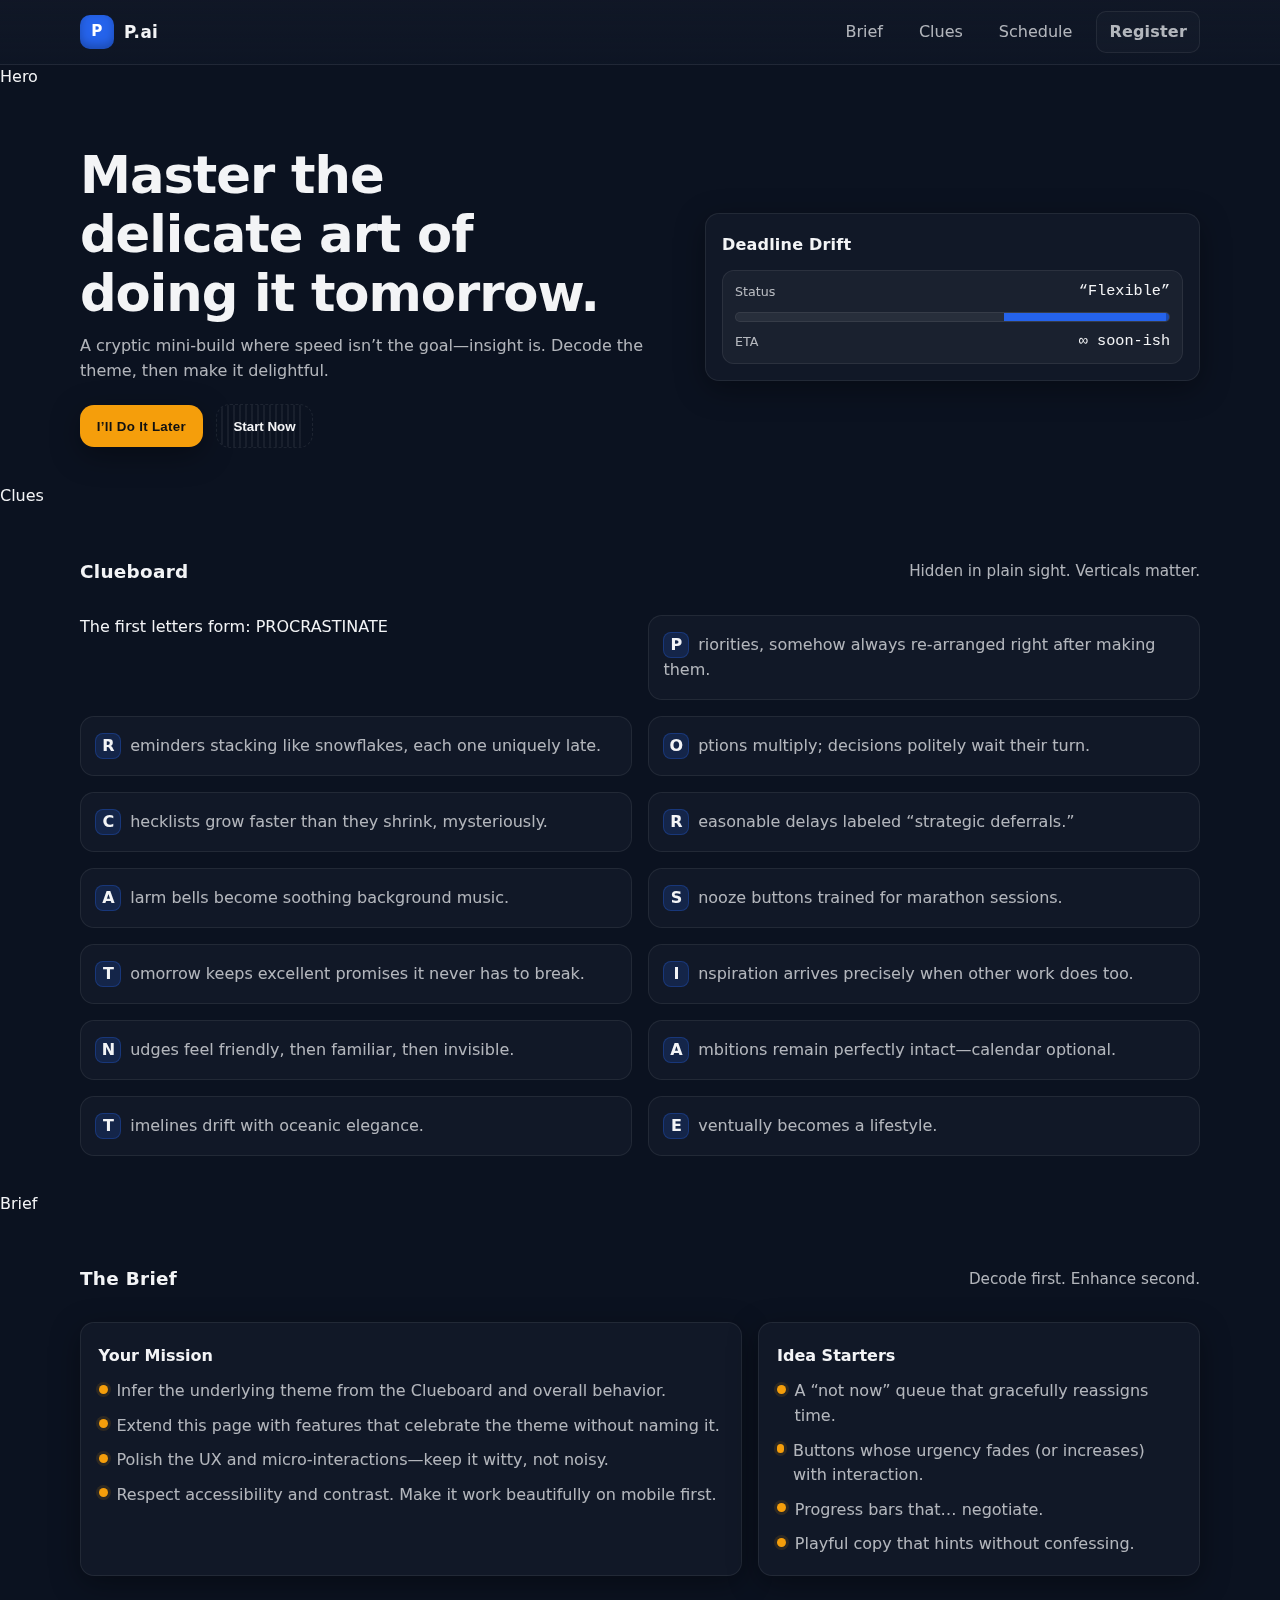
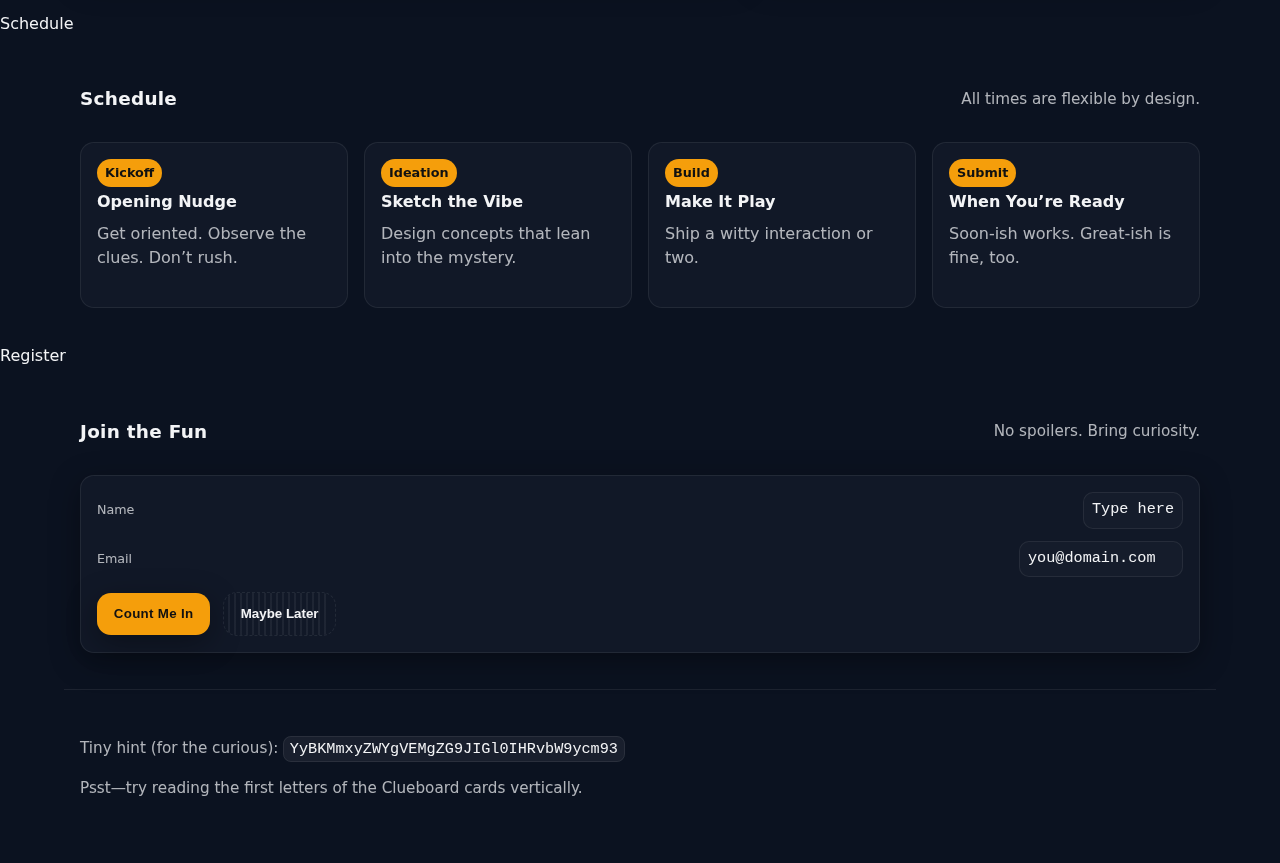
<file: index.html>
<!doctype html>
<html lang="en" data-hint="decode-the-vibes" data-eta="flexible">
<head>
  <meta charset="utf-8" />
  <meta name="viewport" content="width=device-width,initial-scale=1" />
  <title>P.ai — The Event</title>
  <meta name="description" content="A cleverly cryptic build event. Decode the theme, then enhance the experience." />
  <style>
    :root{
      /* Color system: exactly 5 colors (1 primary, 1 accent, 3 neutrals) */
      --brand:#2563eb;     /* primary */
      --accent:#f59e0b;    /* accent */
      --bg:#0b1220;        /* neutral 1 (background) */
      --surface:#111827;   /* neutral 2 (cards/nav) */
      --text:#f3f4f6;      /* neutral 3 (foreground) */
      /* Derived tokens (use alpha/opacity, no extra colors) */
      --text-muted: rgba(243,244,246,.72);
      --border: rgba(243,244,246,.08);
      --shadow: 0 8px 30px rgba(0,0,0,.35);
      --radius: 14px;
    }
    /* Typography: 2 families max (sans + mono) */
    :root{
      --font-sans: system-ui,-apple-system,Segoe UI,Roboto,Ubuntu,Cantarell,Noto Sans,Helvetica,Arial,sans-serif;
      --font-mono: ui-monospace,SFMono-Regular,Menlo,Consolas,Monaco,monospace;
    }
    /* Base */
    *{box-sizing:border-box}
    html,body{height:100%}
    body{
      margin:0;
      background:var(--bg);
      color:var(--text);
      font-family:var(--font-sans);
      line-height:1.55;
      -webkit-font-smoothing:antialiased;
      -moz-osx-font-smoothing:grayscale;
    }
    a{color:inherit;text-decoration:none}
    img{max-width:100%;display:block}
    .container{width:100%;max-width:72rem;margin-inline:auto;padding-inline:1rem}
    .sr-only{position:absolute;left:-9999px}

    /* Header */
    header{
      position:sticky;top:0;z-index:40;
      backdrop-filter:saturate(1.1) blur(8px);
      background:linear-gradient(to bottom, rgba(17,24,39,.9), rgba(17,24,39,.6));
      border-bottom:1px solid var(--border);
    }
    .nav{
      display:flex;align-items:center;justify-content:space-between;
      height:64px;
    }
    .brand{
      display:flex;align-items:center;gap:.625rem;
      letter-spacing:.4px;
    }
    .logo{
      width:34px;height:34px;border-radius:10px;
      background:var(--brand);
      display:grid;place-items:center;
      color:#fff;font-weight:800;
      box-shadow:inset 0 -4px 8px rgba(0,0,0,.25);
      font-size:.95rem;
    }
    .logo::after{content:"P"}
    .wordmark{
      font-weight:700;
      font-size:1.05rem;
    }
    .nav-links{
      display:flex;align-items:center;gap:.75rem;
    }
    .nav-links a{
      padding:.5rem .75rem;border-radius:10px;
      color:var(--text-muted);
    }
    .nav-links a:hover{color:var(--text);background:rgba(255,255,255,.04)}
    .btn{
      border:1px solid var(--border);
      background:rgba(255,255,255,.02);
      color:var(--text);
      padding:.55rem .9rem;border-radius:12px;
      font-weight:600;letter-spacing:.2px;
    }
    .btn:hover{border-color:rgba(255,255,255,.2);background:rgba(255,255,255,.04)}

    /* Hero */
    .hero{
      padding-block:3.5rem 2.25rem;
    }
    .hero-grid{
      display:grid;gap:1.25rem;
    }
    @media(min-width:768px){
      .hero-grid{grid-template-columns:1.1fr .9fr;align-items:center}
    }
    h1{
      font-size:clamp(1.75rem, 3.4vw + .8rem, 3.2rem);
      line-height:1.15;
      letter-spacing:-.02em;
      margin:0 0 .75rem;
      text-wrap:balance;
    }
    .sub{
      color:var(--text-muted);
      font-size:1rem;
      margin:0 0 1.25rem;
    }
    .cta-row{
      display:flex;gap:.8rem;flex-wrap:wrap;
      align-items:center;
    }
    .cta-primary{
      background:var(--accent);
      color:#111;
      border:none;
      padding:.85rem 1.05rem;
      border-radius:14px;
      font-weight:800;
      letter-spacing:.3px;
      box-shadow:var(--shadow);
      transition:transform .12s ease;
    }
    .cta-primary:hover{transform:translateY(-1px)}
    .cta-ghost{
      background:transparent;color:var(--text);
      border:1px dashed var(--border);
      padding:.85rem 1.05rem;border-radius:14px;font-weight:700;
      position:relative;
      overflow:hidden;
    }
    .cta-ghost:hover{border-style:solid}
    .cta-ghost .wiggle{
      position:absolute;inset:0;opacity:.06;
      background:repeating-linear-gradient(90deg, var(--text), var(--text) 2px, transparent 2px, transparent 6px);
      transform:translateX(-8px);
      animation:slide 3.6s linear infinite;
    }
    @keyframes slide{to{transform:translateX(8px)}}

    /* Card: Deadline Drift */
    .tile{
      background:var(--surface);
      border:1px solid var(--border);
      border-radius:var(--radius);
      padding:1rem;
      box-shadow:var(--shadow);
    }
    .tile h3{
      margin:.2rem 0 .75rem;
      font-size:1rem;
      letter-spacing:.2px;
    }
    .ticker{
      background:rgba(255,255,255,.04);
      border-radius:12px;
      padding:.6rem .75rem;
      display:grid;gap:.5rem;
      border:1px solid var(--border);
    }
    .row{
      display:flex;align-items:center;justify-content:space-between;
      font-family:var(--font-mono);
      font-size:.95rem;
    }
    .row small{color:var(--text-muted);font-family:var(--font-sans)}
    .bar{
      position:relative;height:10px;border-radius:999px;overflow:hidden;
      background:rgba(255,255,255,.06);
      border:1px solid var(--border);
    }
    .bar span{
      position:absolute;inset:0 0 0 auto;
      width:38%;
      background:var(--brand);
      animation:drift 8s ease-in-out infinite;
      border-right:3px solid rgba(0,0,0,.25);
    }
    @keyframes drift{
      0%{width:38%}
      30%{width:52%}
      60%{width:33%}
      100%{width:47%}
    }

    /* Section frames */
    section{padding-block:2.25rem}
    .section-head{
      display:flex;align-items:center;justify-content:space-between;margin-bottom:1rem;
    }
    .section-title{
      font-size:1.15rem;letter-spacing:.3px;margin:0;
    }
    .hint{
      color:var(--text-muted);
      font-size:.95rem;
    }

    /* Clueboard (acrostic spells PROCRASTINATE) */
    .clueboard{
      display:grid;gap:1rem;
    }
    @media(min-width:768px){
      .clueboard{grid-template-columns:1fr 1fr}
    }
    .clue{
      background:var(--surface);
      border:1px solid var(--border);
      border-radius:var(--radius);
      padding:1rem .9rem;
      transition:transform .12s ease, border-color .2s ease;
    }
    .clue:hover{transform:translateY(-2px);border-color:rgba(255,255,255,.22)}
    .clue p{margin:0;color:var(--text-muted)}
    .dropcap{
      display:inline-grid;place-items:center;
      width:26px;height:26px;border-radius:8px;margin-right:.55rem;
      background:rgba(37,99,235,.18);
      color:var(--text);
      font-weight:800;
      border:1px solid rgba(37,99,235,.3);
    }

    /* Brief */
    .brief{
      display:grid;gap:1rem;
    }
    @media(min-width:900px){
      .brief{grid-template-columns:1.2fr .8fr}
    }
    .card{
      background:var(--surface);
      border:1px solid var(--border);
      border-radius:var(--radius);
      padding:1.1rem;
      box-shadow:var(--shadow);
    }
    .card h4{margin:.2rem 0 .65rem}
    ul.check{
      list-style:none;padding:0;margin:0;display:grid;gap:.6rem;
    }
    .check li{
      display:flex;gap:.55rem;align-items:flex-start;color:var(--text-muted)
    }
    .check .dot{
      width:9px;height:9px;border-radius:999px;margin-top:.35rem;
      background:var(--accent);box-shadow:0 0 0 3px rgba(245,158,11,.12);
    }

    /* Schedule */
    .schedule{
      display:grid;gap:1rem;
    }
    @media(min-width:768px){
      .schedule{grid-template-columns:repeat(4,1fr)}
    }
    .step{
      background:var(--surface);
      border:1px solid var(--border);
      border-radius:var(--radius);
      padding:1rem;
    }
    .step h5{margin:.2rem 0 .4rem;font-size:1rem}
    .tag{
      display:inline-flex;align-items:center;gap:.4rem;
      color:#111;background:var(--accent);font-weight:800;
      padding:.25rem .5rem;border-radius:999px;font-size:.8rem;
    }

    /* Footer */
    footer{
      padding-block:2rem 3rem;
      border-top:1px solid var(--border);
      color:var(--text-muted);
      font-size:.95rem;
    }
    code{
      font-family:var(--font-mono);
      background:rgba(255,255,255,.06);
      padding:.2rem .35rem;border-radius:8px;border:1px solid var(--border);
      color:var(--text);
    }

    /* Small flourish */
    .twinkle{
      display:inline-block;transform-origin:center;
      animation:tw 2.4s ease-in-out infinite;
    }
    @keyframes tw{
      0%,100%{transform:rotate(0deg) scale(1)}
      50%{transform:rotate(10deg) scale(1.06)}
    }
  </style>
</head>
<body>
  <a href="#main" class="sr-only">Skip to content</a>

  <header>
    <div class="container nav" role="navigation" aria-label="Primary">
      <div class="brand" aria-label="P.ai">
        <div class="logo" aria-hidden="true"></div>
        <span class="wordmark">P.ai</span>
      </div>
      <nav class="nav-links">
        <a href="#brief">Brief</a>
        <a href="#clues">Clues</a>
        <a href="#schedule">Schedule</a>
        <a href="#register" class="btn">Register</a>
      </nav>
    </div>
  </header>

  <main id="main">
     Hero 
    <section class="hero container" id="home" data-hint="read-between-the-lines">
      <div class="hero-grid">
        <div>
          <h1>Master the delicate art of doing it tomorrow.</h1>
          <p class="sub">A cryptic mini‑build where speed isn’t the goal—insight is. Decode the theme, then make it delightful.</p>
          <div class="cta-row">
            <button class="cta-primary" aria-label="Primary call to action">I’ll Do It Later</button>
            <button class="cta-ghost" aria-label="Secondary call to action">
              Start Now
              <span class="wiggle" aria-hidden="true"></span>
            </button>
          </div>
        </div>
        <div>
          <div class="tile" aria-live="polite">
            <h3>Deadline Drift</h3>
            <div class="ticker" data-hint="it-keeps-moving">
              <div class="row"><small>Status</small><span>“Flexible”</span></div>
              <div class="bar" role="progressbar" aria-valuemin="0" aria-valuemax="100" aria-valuenow="53">
                <span aria-hidden="true"></span>
              </div>
              <div class="row"><small>ETA</small><span><span class="twinkle">∞</span> soon‑ish</span></div>
            </div>
          </div>
        </div>
      </div>
    </section>

     Clues 
    <section id="clues" class="container" aria-labelledby="clues-title">
      <div class="section-head">
        <h2 class="section-title" id="clues-title">Clueboard</h2>
        <p class="hint">Hidden in plain sight. Verticals matter.</p>
      </div>
      <div class="clueboard" data-hint="acrostic">
         The first letters form: PROCRASTINATE 
        <div class="clue"><p><span class="dropcap">P</span>riorities, somehow always re‑arranged right after making them.</p></div>
        <div class="clue"><p><span class="dropcap">R</span>eminders stacking like snowflakes, each one uniquely late.</p></div>
        <div class="clue"><p><span class="dropcap">O</span>ptions multiply; decisions politely wait their turn.</p></div>
        <div class="clue"><p><span class="dropcap">C</span>hecklists grow faster than they shrink, mysteriously.</p></div>
        <div class="clue"><p><span class="dropcap">R</span>easonable delays labeled “strategic deferrals.”</p></div>
        <div class="clue"><p><span class="dropcap">A</span>larm bells become soothing background music.</p></div>
        <div class="clue"><p><span class="dropcap">S</span>nooze buttons trained for marathon sessions.</p></div>
        <div class="clue"><p><span class="dropcap">T</span>omorrow keeps excellent promises it never has to break.</p></div>
        <div class="clue"><p><span class="dropcap">I</span>nspiration arrives precisely when other work does too.</p></div>
        <div class="clue"><p><span class="dropcap">N</span>udges feel friendly, then familiar, then invisible.</p></div>
        <div class="clue"><p><span class="dropcap">A</span>mbitions remain perfectly intact—calendar optional.</p></div>
        <div class="clue"><p><span class="dropcap">T</span>imelines drift with oceanic elegance.</p></div>
        <div class="clue"><p><span class="dropcap">E</span>ventually becomes a lifestyle.</p></div>
      </div>
    </section>

     Brief 
    <section id="brief" class="container" aria-labelledby="brief-title">
      <div class="section-head">
        <h2 class="section-title" id="brief-title">The Brief</h2>
        <p class="hint">Decode first. Enhance second.</p>
      </div>
      <div class="brief">
        <article class="card" role="article">
          <h4>Your Mission</h4>
          <ul class="check">
            <li><span class="dot" aria-hidden="true"></span><span>Infer the underlying theme from the Clueboard and overall behavior.</span></li>
            <li><span class="dot" aria-hidden="true"></span><span>Extend this page with features that celebrate the theme without naming it.</span></li>
            <li><span class="dot" aria-hidden="true"></span><span>Polish the UX and micro‑interactions—keep it witty, not noisy.</span></li>
            <li><span class="dot" aria-hidden="true"></span><span>Respect accessibility and contrast. Make it work beautifully on mobile first.</span></li>
          </ul>
        </article>
        <aside class="card" role="complementary">
          <h4>Idea Starters</h4>
          <ul class="check">
            <li><span class="dot" aria-hidden="true"></span><span>A “not now” queue that gracefully reassigns time.</span></li>
            <li><span class="dot" aria-hidden="true"></span><span>Buttons whose urgency fades (or increases) with interaction.</span></li>
            <li><span class="dot" aria-hidden="true"></span><span>Progress bars that… negotiate.</span></li>
            <li><span class="dot" aria-hidden="true"></span><span>Playful copy that hints without confessing.</span></li>
          </ul>
        </aside>
      </div>
    </section>

     Schedule 
    <section id="schedule" class="container" aria-labelledby="schedule-title">
      <div class="section-head">
        <h2 class="section-title" id="schedule-title">Schedule</h2>
        <p class="hint">All times are flexible by design.</p>
      </div>
      <div class="schedule">
        <div class="step">
          <span class="tag" aria-label="phase tag">Kickoff</span>
          <h5>Opening Nudge</h5>
          <p class="sub">Get oriented. Observe the clues. Don’t rush.</p>
        </div>
        <div class="step">
          <span class="tag">Ideation</span>
          <h5>Sketch the Vibe</h5>
          <p class="sub">Design concepts that lean into the mystery.</p>
        </div>
        <div class="step">
          <span class="tag">Build</span>
          <h5>Make It Play</h5>
          <p class="sub">Ship a witty interaction or two.</p>
        </div>
        <div class="step">
          <span class="tag">Submit</span>
          <h5>When You’re Ready</h5>
          <p class="sub">Soon‑ish works. Great‑ish is fine, too.</p>
        </div>
      </div>
    </section>

     Register 
    <section id="register" class="container" aria-labelledby="register-title">
      <div class="section-head">
        <h2 class="section-title" id="register-title">Join the Fun</h2>
        <p class="hint">No spoilers. Bring curiosity.</p>
      </div>
      <div class="tile">
        <div class="row" style="margin-bottom:.75rem">
          <small>Name</small>
          <span contenteditable="true" role="textbox" aria-label="Your name" style="outline:0;border:1px solid var(--border);padding:.35rem .5rem;border-radius:10px;background:rgba(255,255,255,.02);min-width:10ch">Type here</span>
        </div>
        <div class="row" style="margin-bottom:.9rem">
          <small>Email</small>
          <span contenteditable="true" role="textbox" aria-label="Your email" style="outline:0;border:1px solid var(--border);padding:.35rem .5rem;border-radius:10px;background:rgba(255,255,255,.02);min-width:18ch">you@domain.com</span>
        </div>
        <div class="cta-row">
          <button class="cta-primary" aria-label="Register action">Count Me In</button>
          <button class="cta-ghost" aria-label="Alternate action">
            Maybe Later
            <span class="wiggle" aria-hidden="true"></span>
          </button>
        </div>
      </div>
    </section>
  </main>

  <footer class="container" aria-label="Footer">
    <p>Tiny hint (for the curious): <code>YyBKMmxyZWYgVEMgZG9JIGl0IHRvbW9ycm93</code></p>
    <p style="margin-top:.4rem">Psst—try reading the first letters of the Clueboard cards vertically.</p>
  </footer>
</body>
</html>
</file>
